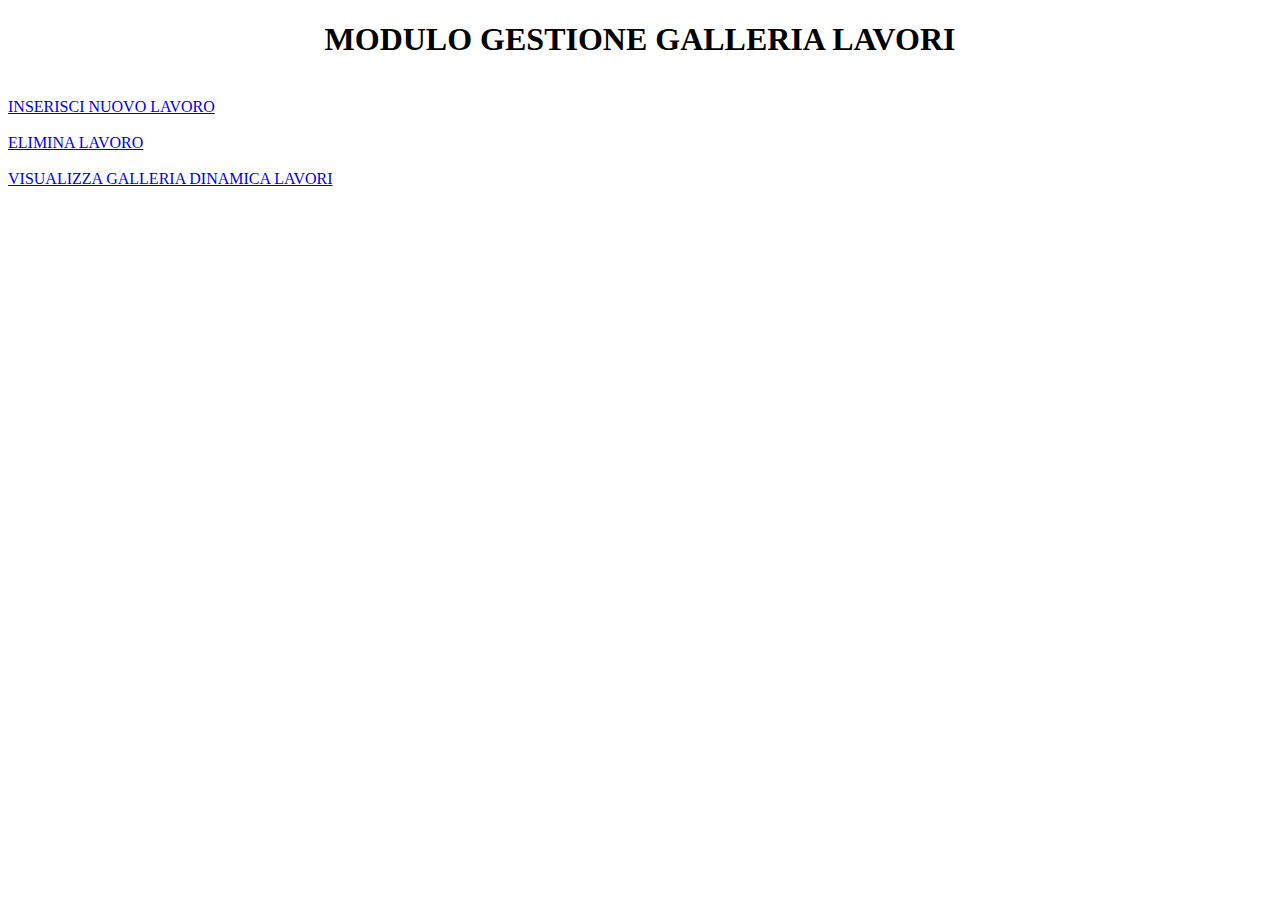
<file: cose e robe/lorenzodb/index.html>
<!DOCTYPE html PUBLIC "-//W3C//DTD HTML 4.01//EN" "http://www.w3.org/TR/html4/strict.dtd">
<html><head><meta content="text/html; charset=ISO-8859-1" http-equiv="content-type"><title>MODULO GESTIONE</title></head><body>
<div style="text-align: center; font-weight: bold;">
<h1>MODULO GESTIONE GALLERIA LAVORI</h1>
</div>
<br>
<a href="inserisci_lavoro.html" target="_blank">INSERISCI NUOVO LAVORO</a><br>
<br>
<a href="elimina_db.php" target="_blank">ELIMINA LAVORO</a><br>
<br>
<a href="galleria.php" target="_blank">VISUALIZZA GALLERIA DINAMICA LAVORI</a><br>
<br> 
<br>


</body></html>
</file>
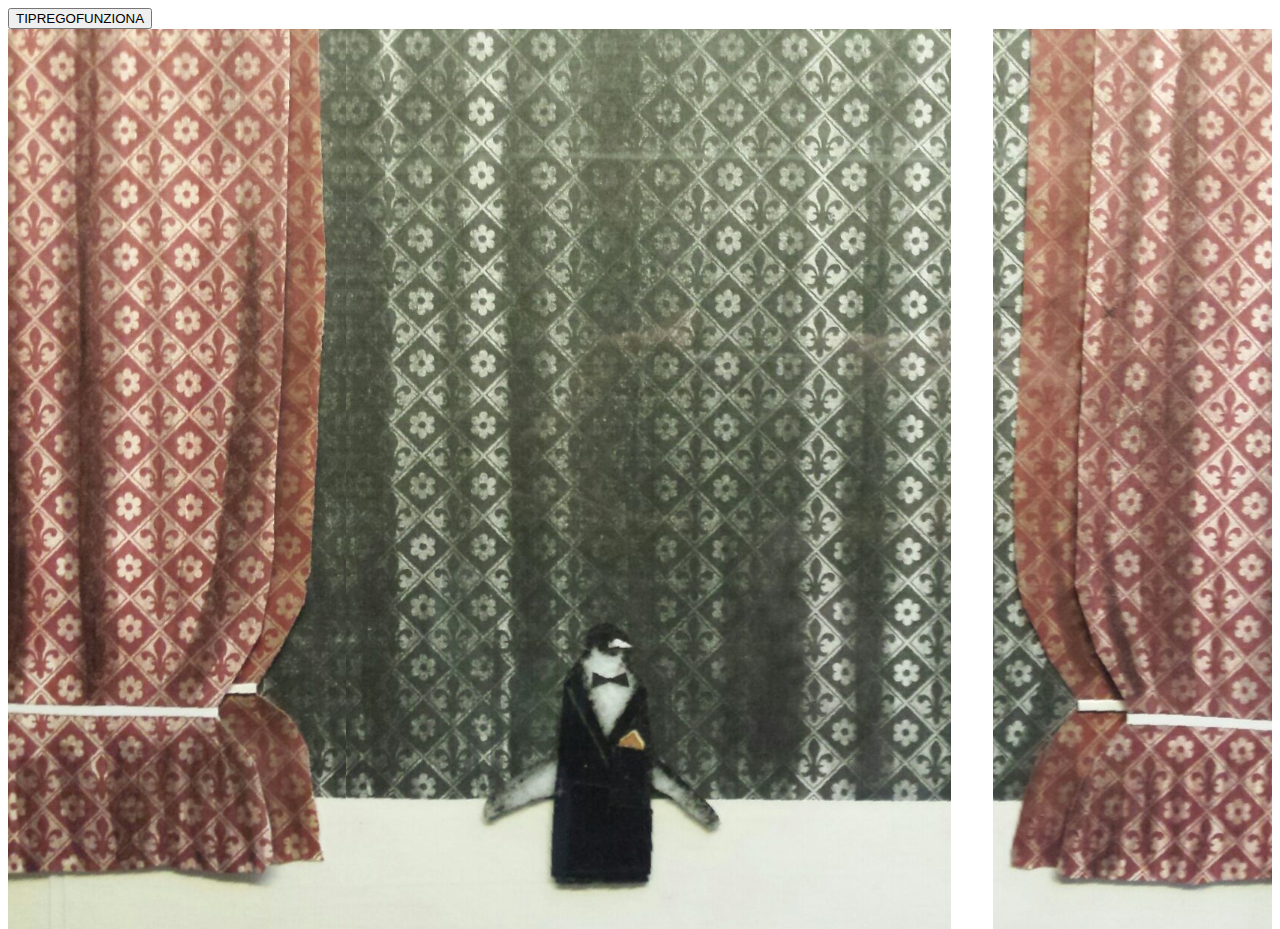
<file: Prove animazioni JS/pagina_prova.html>
<head>
  <title>Pagina di prova</title>
  <meta charset="utf-8">
  <link rel="stylesheet" type="text/css" href="picture_position.css">
  <script type="text/javascript" src="anim.js"></script>
</head>

<body>
  <button onclick="ltr()" id="bottone">TIPREGOFUNZIONA</button>
  <div>
    <img src="tenda_sx.jpg" class="resizable" id="sx">
    <span id="animated">
      <img id="sipario" class="resizable" src="sipario.jpg">
    </span>
    <img src="tenda_dx.jpg" class="resizable" id="dx">
  </div>

</body>
</file>
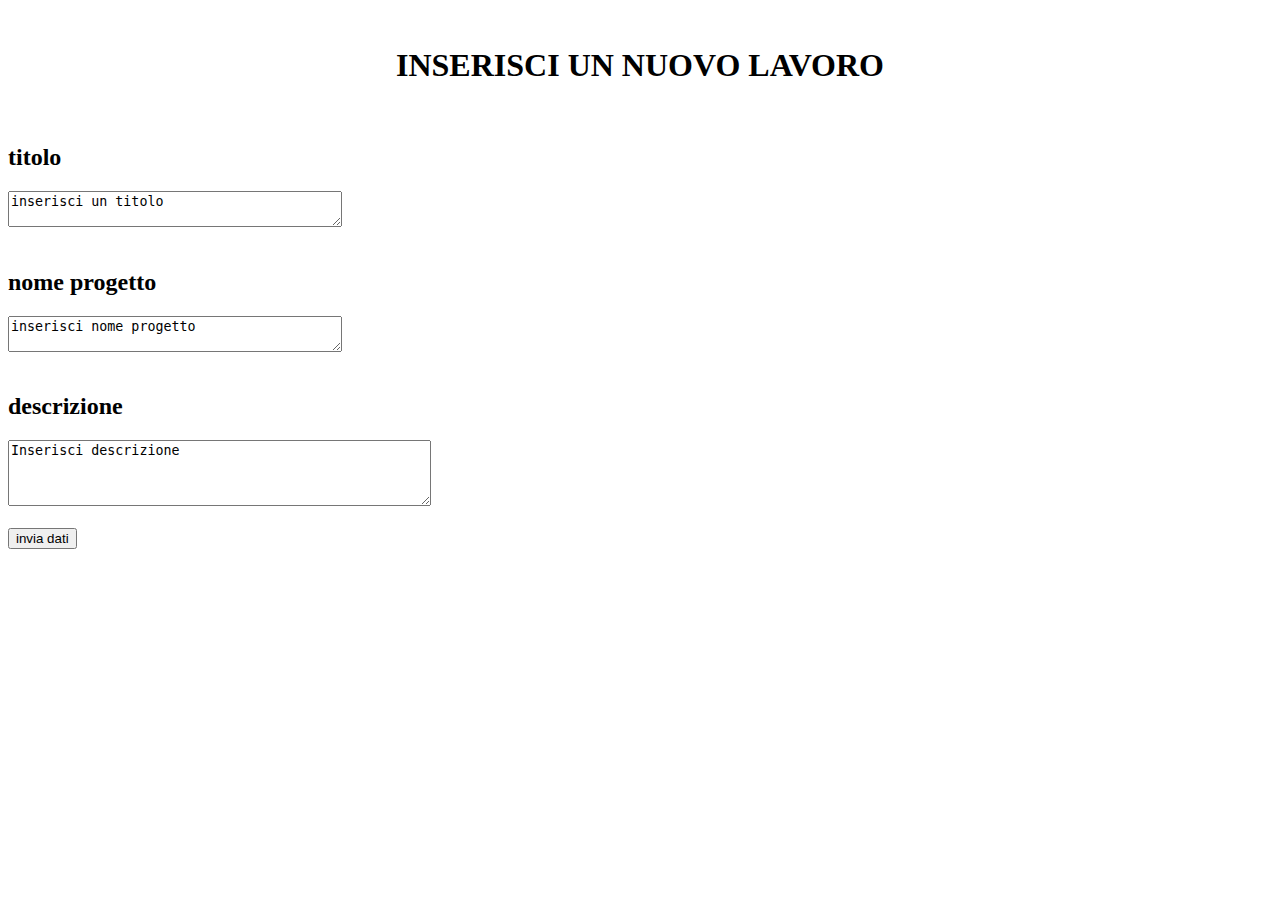
<file: cose e robe/lorenzodb/inserisci_lavoro.html>
<!DOCTYPE html PUBLIC "-//W3C//DTD HTML 4.01//EN" "http://www.w3.org/TR/html4/strict.dtd">
<html>
<head>
<meta content="text/html; charset=ISO-8859-1" http-equiv="content-type">
<title>inserisci nuovo lavoro</title>
</head>
<body>
<br><div style="text-align: center;"><h1>INSERISCI UN NUOVO LAVORO</h1></div><br>

<form action="ricevi.php" method="post"> <!-- inizio modulo per invio dati a pagina php (ricevi.php) con metodo post (c'e' anche il metodo GET) -->
   <h2>titolo</h2>
   <textarea cols="39" rows="2" name="titolo">inserisci un titolo</textarea>
   <br><br>
   <h2>nome progetto</h2>
   <textarea cols="39" rows="2" name="progetto">inserisci nome progetto</textarea>
   <br><br>
   <h2>descrizione</h2>
   <textarea cols="50" rows="4" name="descrizione">Inserisci descrizione</textarea>
   <br><br>
   <input value="invia dati" type="submit">
</form>
<br><br>
</body>
</html>
</file>
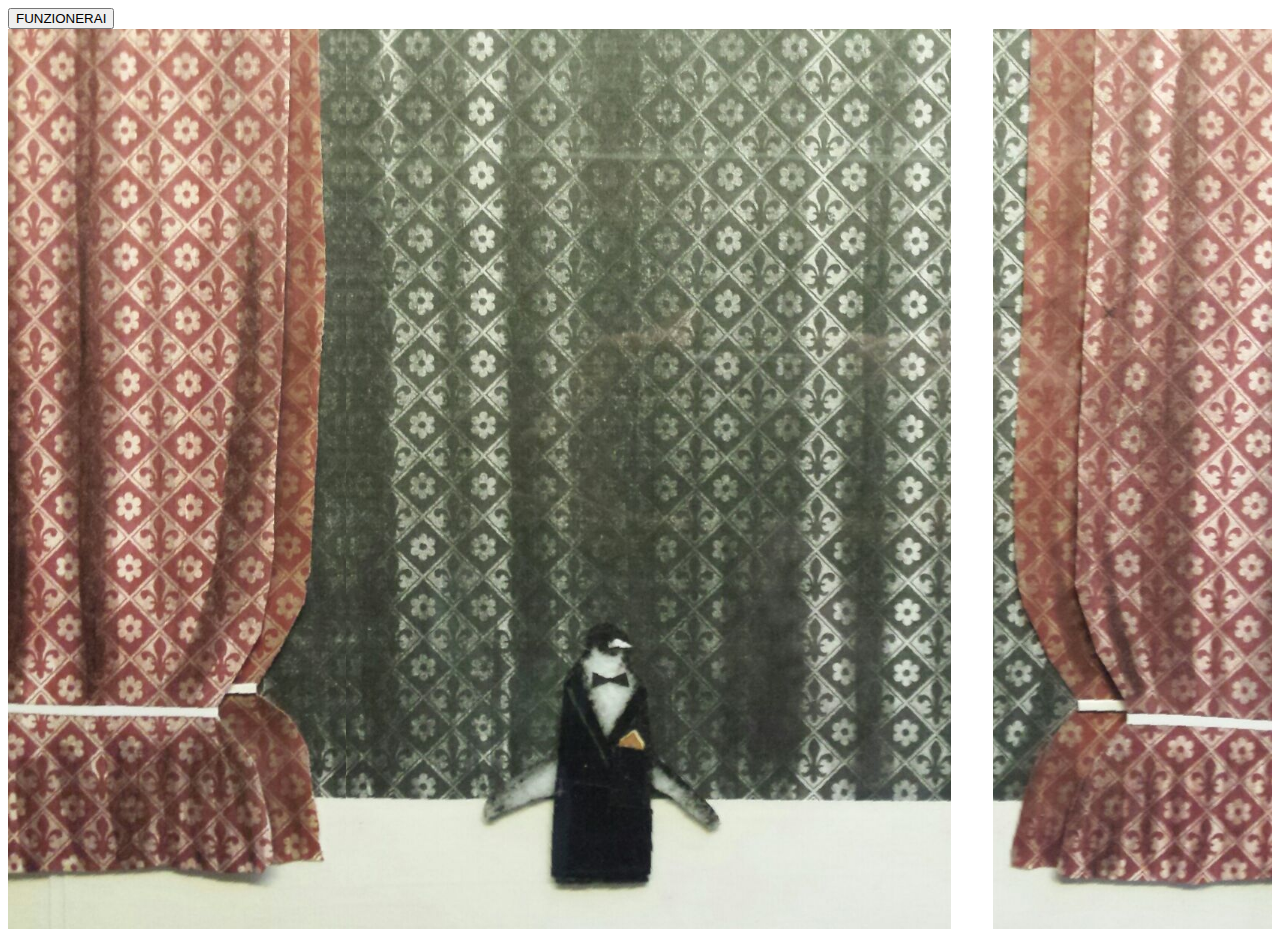
<file: cose e robe/Prove animazioni JS/pagina_prova.html>
<head>
  <title>Pagina di prova</title>
  <meta charset="utf-8">
  <link rel="stylesheet" type="text/css" href="picture_position.css">
  <script type="text/javascript" src="anim.js"></script>
</head>

<body>
  <button onclick="ltr()" id="bottone">FUNZIONERAI</button>
  <div>
    <img src="tenda_sx.jpg" class="resizable" id="sx">
    <span id="animated">
      <img id="sipario" class="resizable" src="sipario.jpg">
    </span>
    <img src="tenda_dx.jpg" class="resizable" id="dx">
  </div>

</body>
</file>
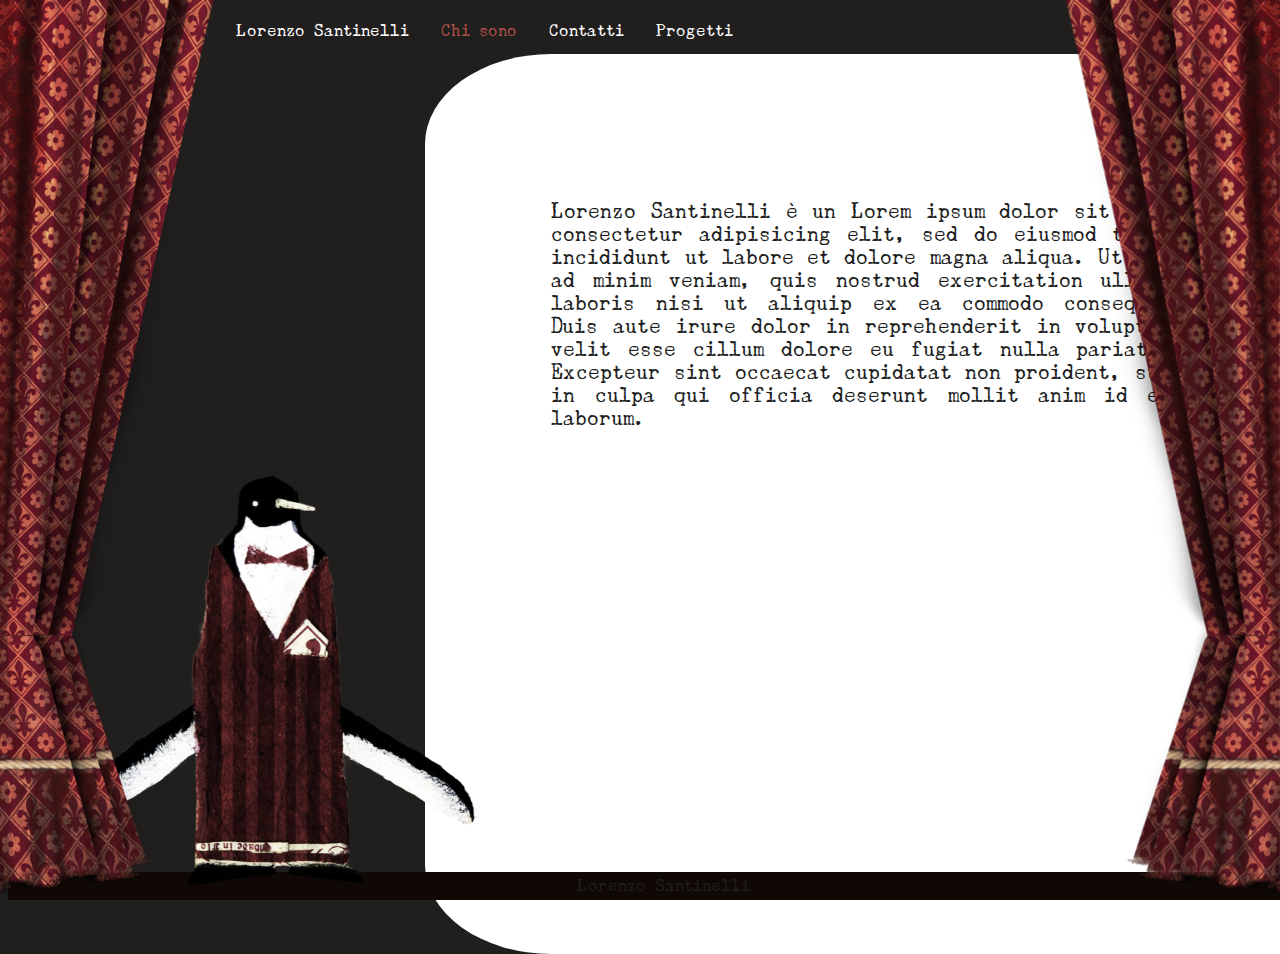
<file: sito/html/bio.html>
<head>
  <title>Chi sono</title>
  <link rel='shortcut icon' type='image/x-icon' href='../img/icon.ico' />
  <meta charset="utf-8">
  <link rel='stylesheet' type='text/css' media='screen and (min-device-width: 800px)' href='../css/style.css'>
  <link rel='stylesheet' type='text/css' media='screen and (max-device-width: 799px)' href='../css/mstyle.css'>
  <link rel="stylesheet" type='text/css' href='../css/animate.css'>
  <script type="text/javascript" src="../js/re.js"></script>
</head>

<body class='bio'>
  <img id='sx' class='resizable' src='../img/sx.png'>
  <img id='dx' class='resizable' src='../img/dx.png'>
  <ul id='navbar'>
    <li id='h'><a href=../index.html>Lorenzo Santinelli</a></li>
    <li id='w'><a href=#navbar class="active">Chi sono</a></li>
    <li id='c'><a href="contact.html">Contatti</a></li>
    <li id='p'><a href="projects.html">Progetti</a></li>
  </ul>
  <img id='p2' class='penguin animated slideInLeft' src='../img/p2.png'>
  <div class="resizable comic">
    <p class='biotext'>
      Lorenzo Santinelli è un Lorem ipsum dolor sit amet, consectetur adipisicing elit, sed do eiusmod tempor incididunt ut labore et dolore magna aliqua. Ut enim ad minim veniam, quis nostrud exercitation ullamco laboris nisi ut aliquip ex ea commodo consequat. Duis aute irure dolor in reprehenderit in voluptate velit esse cillum dolore eu fugiat nulla pariatur. Excepteur sint occaecat cupidatat non proident, sunt in culpa qui officia deserunt mollit anim id est laborum.
    </p>
  </div>
  <img id='tri' src='../img/tri.png'>  <!--cosa provvisoria e aberrante-->
  <footer id='foot'> © Lorenzo Santinelli </footer>
</body>
</file>
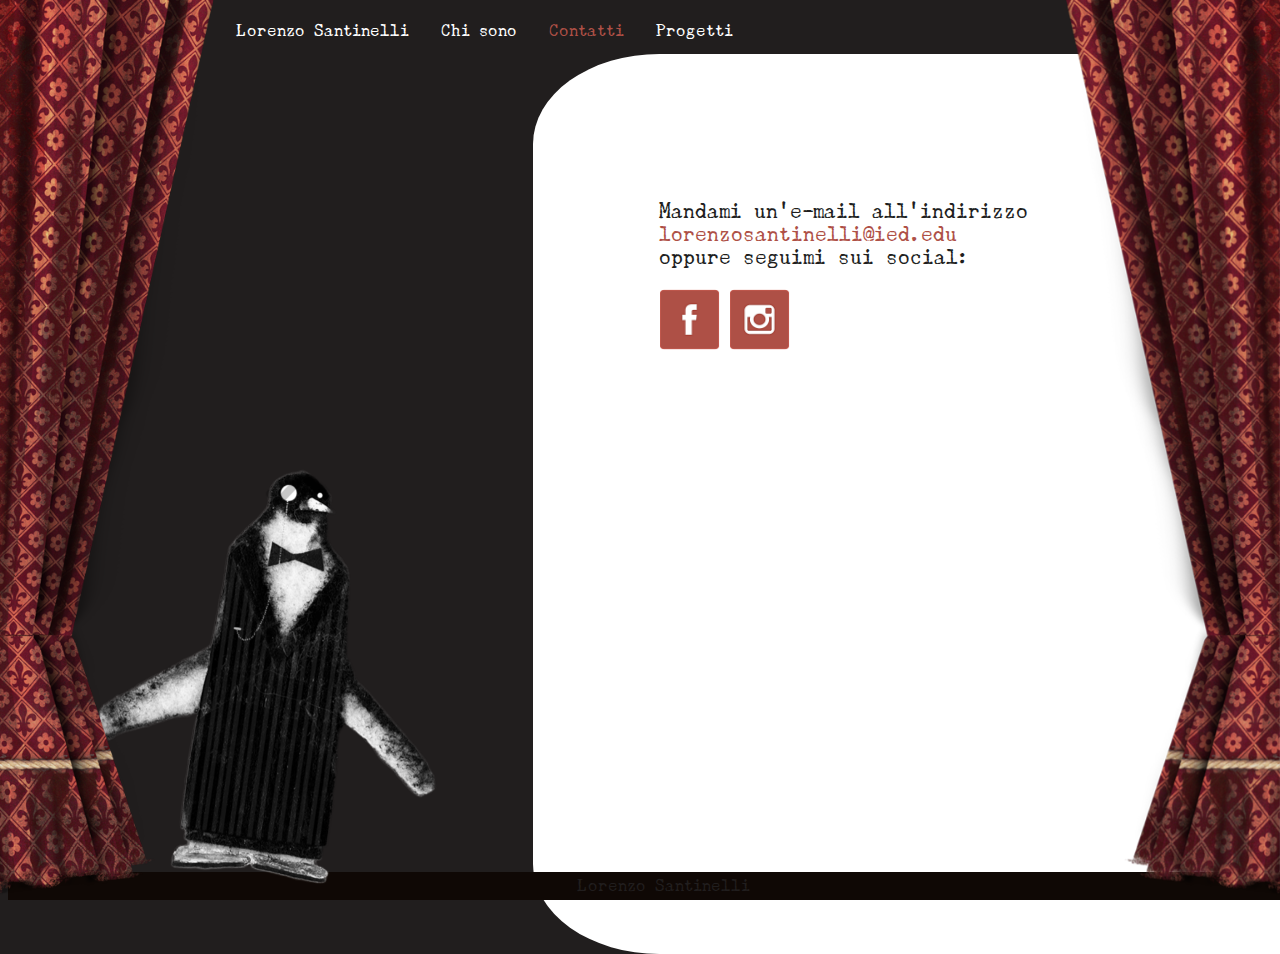
<file: sito/html/contact.html>
<head>
  <title>Contatti</title>
  <link rel='shortcut icon' type='image/x-icon' href='../img/icon.ico' />
  <meta charset="utf-8">
  <link rel='stylesheet' type='text/css' media='screen and (min-device-width: 800px)' href='../css/style.css'>
  <link rel='stylesheet' type='text/css' media='screen and (max-device-width: 799px)' href='../css/mstyle.css'>
  <link rel='stylesheet' type='text/css' href='../css/animate.css'>
  <script type='text/javascript' src='../js/re.js'></script>
</head>

<body class='contact'>
  <img id='sx' class='resizable' src='../img/sx.png'>
  <img id='dx' class='resizable' src='../img/dx.png'>
  <ul id='navbar'>
    <li id='h'><a href='../index.html'>Lorenzo Santinelli</a></li>
    <li id='w'><a href='bio.html'>Chi sono</a></li>
    <li id='c'><a href=#navbar class="active">Contatti</a></li>
    <li id='p'><a href='projects.html'>Progetti</a></li>
  </ul>
  <img id='p1' class='penguin animated bounceInLeft' src='../img/p1.png'>
  <div class='resizable comic'>
    <p class='contactext'>
      Mandami un'e-mail all'indirizzo <a href='mailto:lorenzosantinelli@ied.edu'>lorenzosantinelli@ied.edu</a><br>oppure seguimi sui social:
      <div id='socialbuttons'>
        <a target='_new' href='https://www.facebook.com/lorenzo.santinelli.1?ref=br_rs'>
          <img class='socialink' src='../img/Facebook-Icon.png' alt='Facebook'>
        </a>
        <a target='_new' href='https://www.instagram.com/lorenzo_santinelli/'>
          <img class='socialink' src='../img/Instagram-Icon.png' alt='Instagram'>
        </a>
      </div>
    </p>
  </div>
  <img id='tri' src='../img/tri.png'>
  <footer> © Lorenzo Santinelli </footer>
</body>
</file>
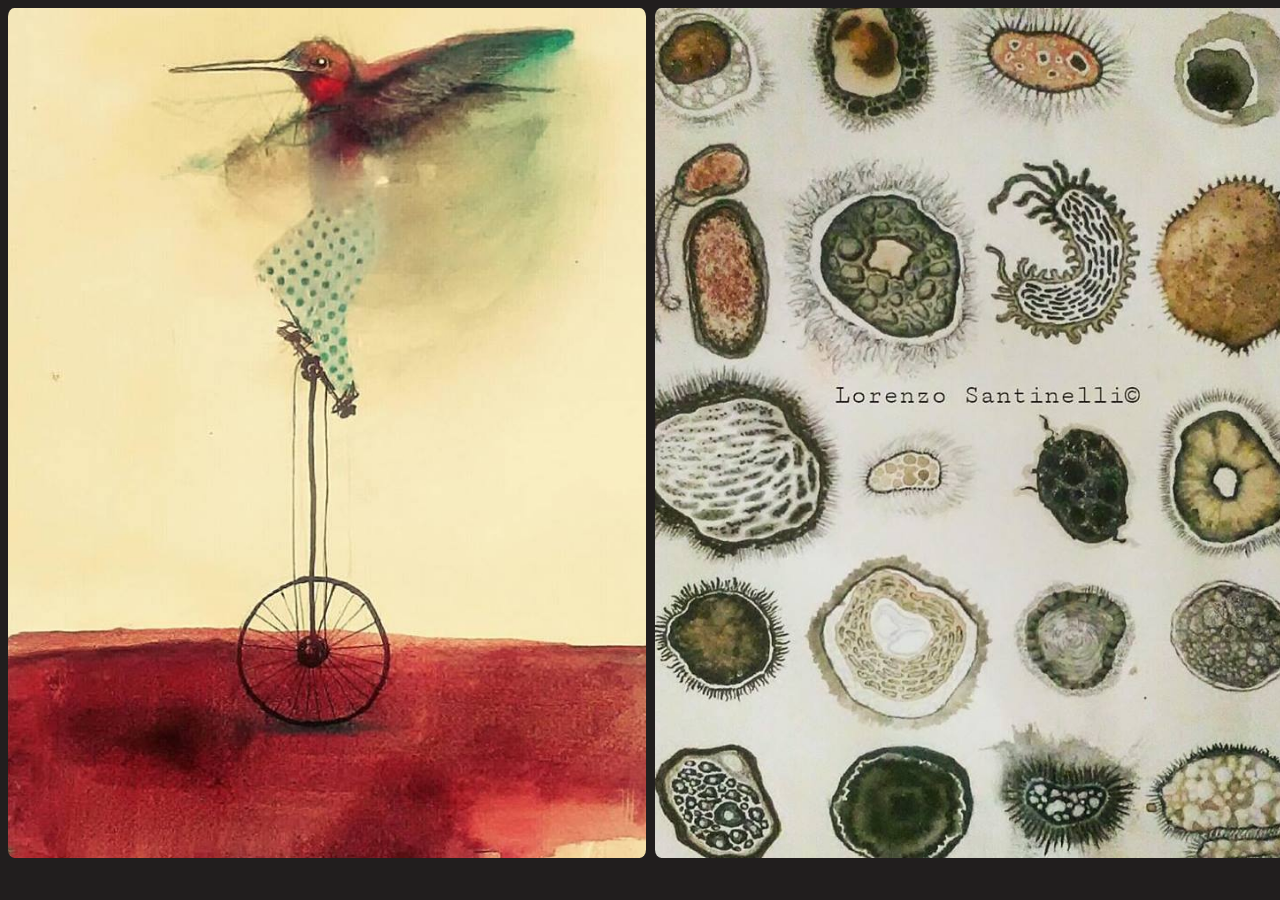
<file: sito/html/playbills.html>
<head>
  <title>Playbills</title>
  <link rel='shortcut icon' type='image/x-icon' href='../img/icon.ico' />
  <meta charset="utf-8">
  <link rel='stylesheet' type='text/css' media='screen and (min-device-width: 800px)' href='../css/style.css'>
  <link rel='stylesheet' type='text/css' media='screen and (max-device-width: 799px)' href='../css/mstyle.css'>
  <link rel='stylesheet' type='text/css' media='screen and (min-device-width: 800px)' href='../css/overlay.css'>
  <script type="text/javascript" src="../js/ifre.js"></script>
</head>

<body id='bo' class='horizontal scrollbar inl'>
  <div class='container'>
    <img class='pb' src='../img/circo.jpg' alt="Circo">
    <div class="overlay">
      <a href='../php/galleria.php?project=circo' target='_blank'><div class="ltext">Circo</div></a>
    </div>
  </div>
  <div class="container">
    <img class='pb' src='../img/virus.jpg' alt="Virus">
    <div class="overlay">
       <a href='../php/galleria.php?project=virus' target='_blank'><div class="ltext">Virus</div></a>
    </div>
  </div>
  <div class="container">
    <img class='pb' src='../img/cat.jpg' alt="Collage a trois">
    <div class="overlay">
      <a href='../php/galleria.php?project=cat' target='_blank'><div class="ltext">Collage a trois</div></a>
    </div>
  </div>
</body>
</file>
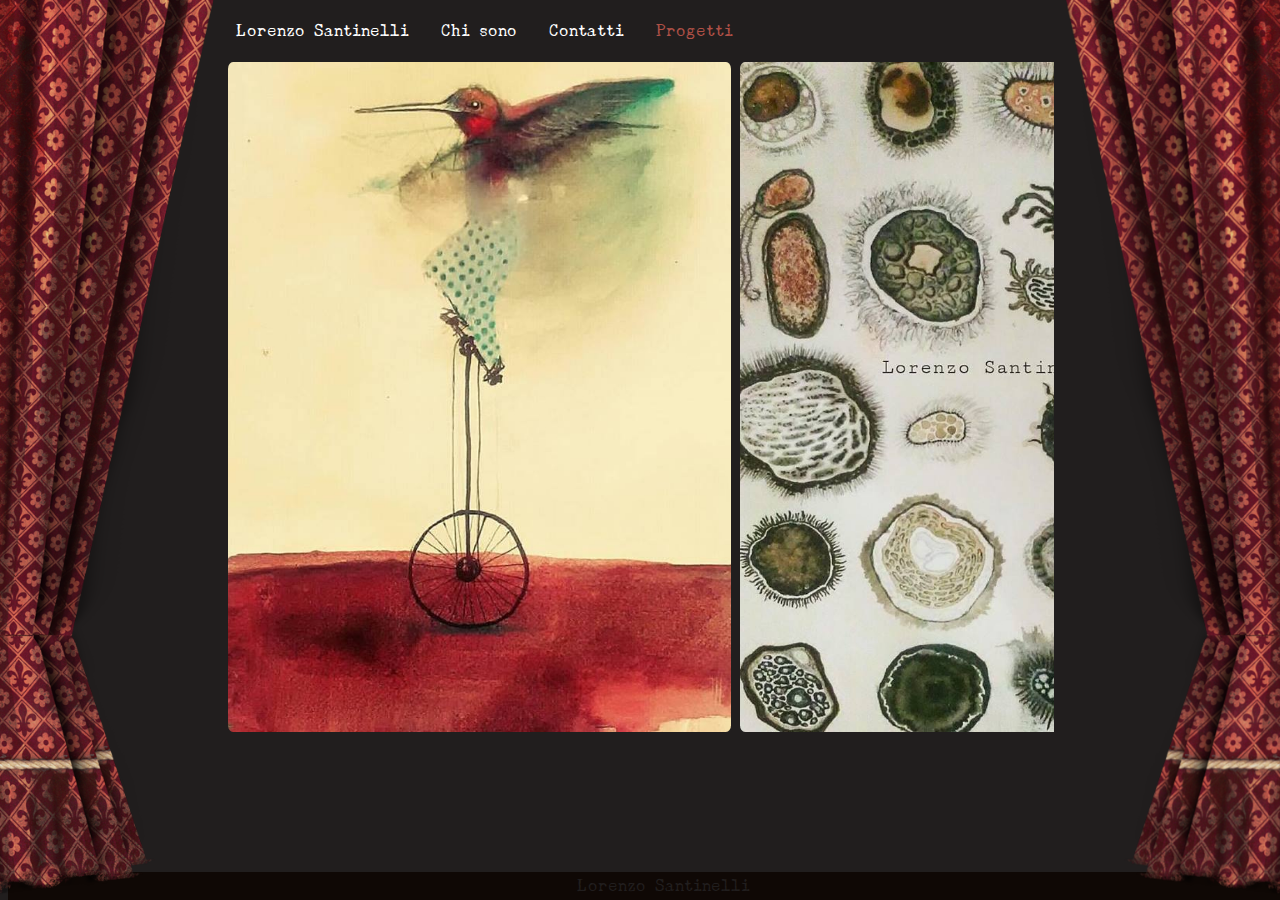
<file: sito/html/projects.html>
<head>
  <title>Progetti</title>
  <link rel='shortcut icon' type='image/x-icon' href='../img/icon.ico' />
  <meta charset="utf-8">
  <link rel='stylesheet' type='text/css' media='screen and (min-device-width: 800px)' href='../css/style.css'>
  <link rel='stylesheet' type='text/css' media='screen and (max-device-width: 799px)' href='../css/mstyle.css'>
  <link rel="stylesheet" type='text/css' href='../css/animate.css'>
  <script type="text/javascript" src="../js/re.js"></script>
</head>

<body class='projects'>
  <img id='sx' class='resizable' src='../img/sx.png'>
  <img id='dx' class='resizable' src='../img/dx.png'>
  <ul id='navbar'>
    <li id='h'><a href="../index.html">Lorenzo Santinelli</a></li>
    <li id='w'><a href="bio.html">Chi sono</a></li>
    <li id='c'><a href="contact.html">Contatti</a></li>
    <li id='p'><a href=#navbar class="active">Progetti</a></li>
    <!--<li><a href=#navbar class="flags"> <img src="../img/it.png" alt="IT"> </a> </li>-->
  </ul>
  <iframe id='frame' src='playbills.html'></iframe>
  <footer> © Lorenzo Santinelli </footer>
</body>
</file>
<file: sito/css/style.css>
@font-face {
    font-family:"Underwood Champion";
    src: url("../fonts/uwch.ttf");
}

body {                                /*nasconde le barre di scorrimento*/
  overflow: hidden;
  background-color: #211e1e;
  font-family:"Underwood Champion", monospace;
  position: relative;
}

a {
  color: #ae5046;
  text-decoration: none;
}

button {
  font-family: "Underwood Champion";

}

p {
  position: absolute;
  color: white;
  font-size: 50;
  z-index: -1;
}

footer {
  background-color: #0f0805;
  color: #211e1e;
  text-align: center;
  position: fixed;
  bottom: 0;
  z-index: 0;
  padding: 5px;
  width: 100%;
}

#sx {
  position: relative;
  float: left;
  z-index: 2;
  margin-left: -8px;
  margin-top: -8px;
}

#dx {
  position: relative;
  float: right;
  z-index: 2;
  margin-right: -8px;
  margin-top: -8px;
}

#sipario {
  position: absolute;
  z-index: 1;
  margin-top: -8px;
  }

#enter {
    cursor:pointer;
    font-size: 40px;
    color: #e0c6a3;
    background-color: transparent;
    border: none;
    margin: auto;
    position: fixed;
    top: 50%;
    left: 45%;
    z-index: 3;
}

.lang {
    margin-top: 30%;
    padding: 10px;
    background-color: transparent;
    border: none;

#changelang {
    display: block;
    
}
}


.horizontal {
  overflow-x: auto;
  overflow-y: hidden;
  width: 100%;   //non deve essere statico: realizzare una funzione in re.js che calcoli la larghezza
}

ul {
    list-style-type: none;
    margin: 0;
    padding: 0;
    overflow: hidden;
    background-color: #211e1e;
}

li {
    float: left;
}

li a {
    display: block;
    color: white;
    text-align: center;
    padding: 14px 16px;
    text-decoration: none;
}

li a:hover {
    background-color: #333;
}

.active {
  color: #ae5046;
}

/*PINGUINI*/
.penguin {
  z-index: 1;
  float: left;
  position: fixed;
  bottom: -5px;
}

#p2 {
  margin-left: -12%;
}

#p1 {
  margin-left: -10%; !important
}

.comic {
  width: 100%;
  background-color: white;
  border-radius: 10%;
  position: absolute;
  z-index: -2;
}

#tri {
  margin-left: 160px;
  margin-top: 10%;
  max-height: 150px;
  max-width: 150px;
}

.comic {
  z-index: 0;
}

.biotext {
  text-align: justify;
  position: relative;
  color: #211e1e;
  padding: 10%;
  font-size: 20;
  z-index: 0;
  width: 50%;
  overflow: hidden;   /*da decidere in base alla lunghezza del testo se deve avere una barra di scorrimento*/
}

.contactext {
  color: #211e1e;
  padding-left: 10%;
  padding-right: 10%;
  padding-top: 10%;
  margin-right: 30%;
  font-size: 20;
  overflow: hidden;
  z-index: 0;
  position: relative;
}

#socialbuttons {
  margin-right: 30%;
  display: block;
  padding-left: 10%;
  z-index: 1;
}

.socialink {
  width: 8%;
  display: inline;
}


iframe {
  height: 80%;
  width: 70%;
  border-style: none;
  position: fixed;
  overflow-x: scroll;
  overflow-y: hidden;
}

/* SCROLLBAR */

.scrollbar::-webkit-scrollbar-track
{
	-webkit-box-shadow: inset 0 0 6px rgba(0,0,0,0.3);
	border-radius: 10px;
	background-color: #211e1e;
}

.scrollbar::-webkit-scrollbar
{
	width: 12px;
	background-color: #211e1e;
}

.scrollbar::-webkit-scrollbar-thumb
{
	border-radius: 10px;
	-webkit-box-shadow: inset 0 0 6px rgba(0,0,0,.3);
	background-color: #555;
}
</file>
<file: sito/css/mstyle.css>
@font-face {
    font-family:"Underwood Champion";
    src: url("../fonts/uwch.ttf");
}

body {
  background-color: #211e1e;
  font-family:"Underwood Champion", monospace;
  font-size: 40;
}

a {
  color: #ae5046;
  text-decoration: none;
}

p {
  color: white;
  padding: 2%;
  text-align: justify;
}

#sx, #dx, #tri, #sipario, #enter, footer, .penguin {
  display: none;
}

.lang {
   width: 100%;
  padding: 2px;
  display: inline;
  background-color: transparent;
  border: none;
}

#changelang{
  width:100%;
  display: inline;
}

#navbar li {
  display: block;
  color: white;
  text-align: center;
  text-decoration: none;
  background-color: #333;
  padding: 2% 5% 2% 5%;
  margin-top: 2px;
}

#navbar {
  padding-left: 0px;
}

.comic {
  height: 100%;
}

#socialbuttons {
  display: block;
  margin-left: 2%;
}

.socialink {
  display: inline;
  width: 20%;
}
</file>
<file: sito/css/overlay.css>
/*OVERLAY EFFECTS*/

.container {
  display:inline-table;
  position: relative;
}

.pb {
  display: inline;
  border-radius: 1%;
}

.overlay {
  border-radius: 1%;
  position: absolute;
  top: 0;
  bottom: 0;
  left: 0;
  right: 0;
  opacity: 0;
  transition: .5s ease;
  background-color: #211e1e;
}

.container:hover .overlay {
  opacity: 0.8;
}

.ltext {
  color: white;
  font-size: 30px;
  text-align: center;
  position: absolute;
  top: 50%;
  left: 50%;
  transform: translate(-50%, -50%);
  -ms-transform: translate(-50%, -50%);
}
</file>
<file: Prove animazioni JS/picture_position.css>
body {
  overflow: hidden;
}

img {
  /*max-height: 500px;*/
}

#animated {
  position:relative;
  z-index: -1;
}
#sipario {
  position: absolute;
  z-index: -1;
}

#sx {
  float: left;
}

#dx {
  float: right;
}
</file>
<file: cose e robe/Prove animazioni JS/picture_position.css>
body {
  overflow: hidden;
}

img {
  /*max-height: 500px;*/
}

#animated {
  position:relative;
  z-index: -1;
}
#sipario {
  position: absolute;
  z-index: -1;
}

#sx {
  float: left;
}

#dx {
  float: right;
}
</file>
